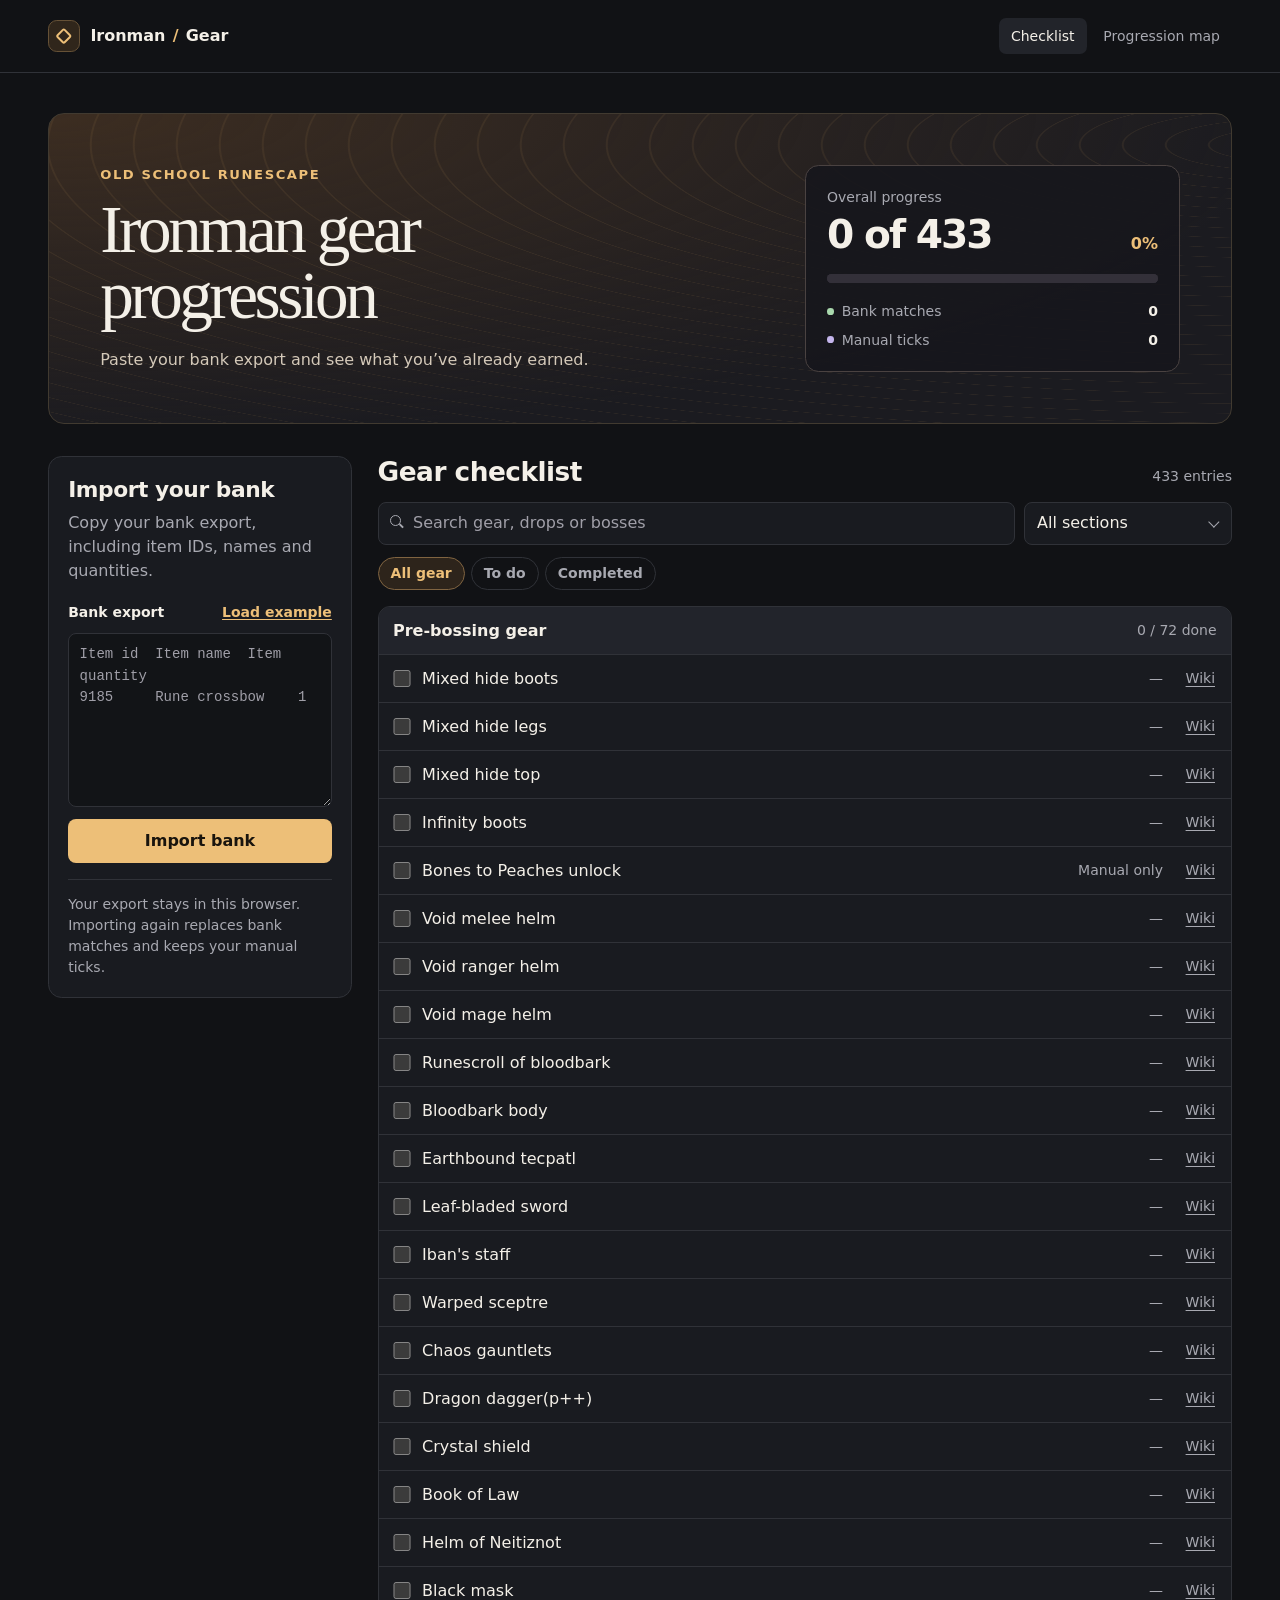
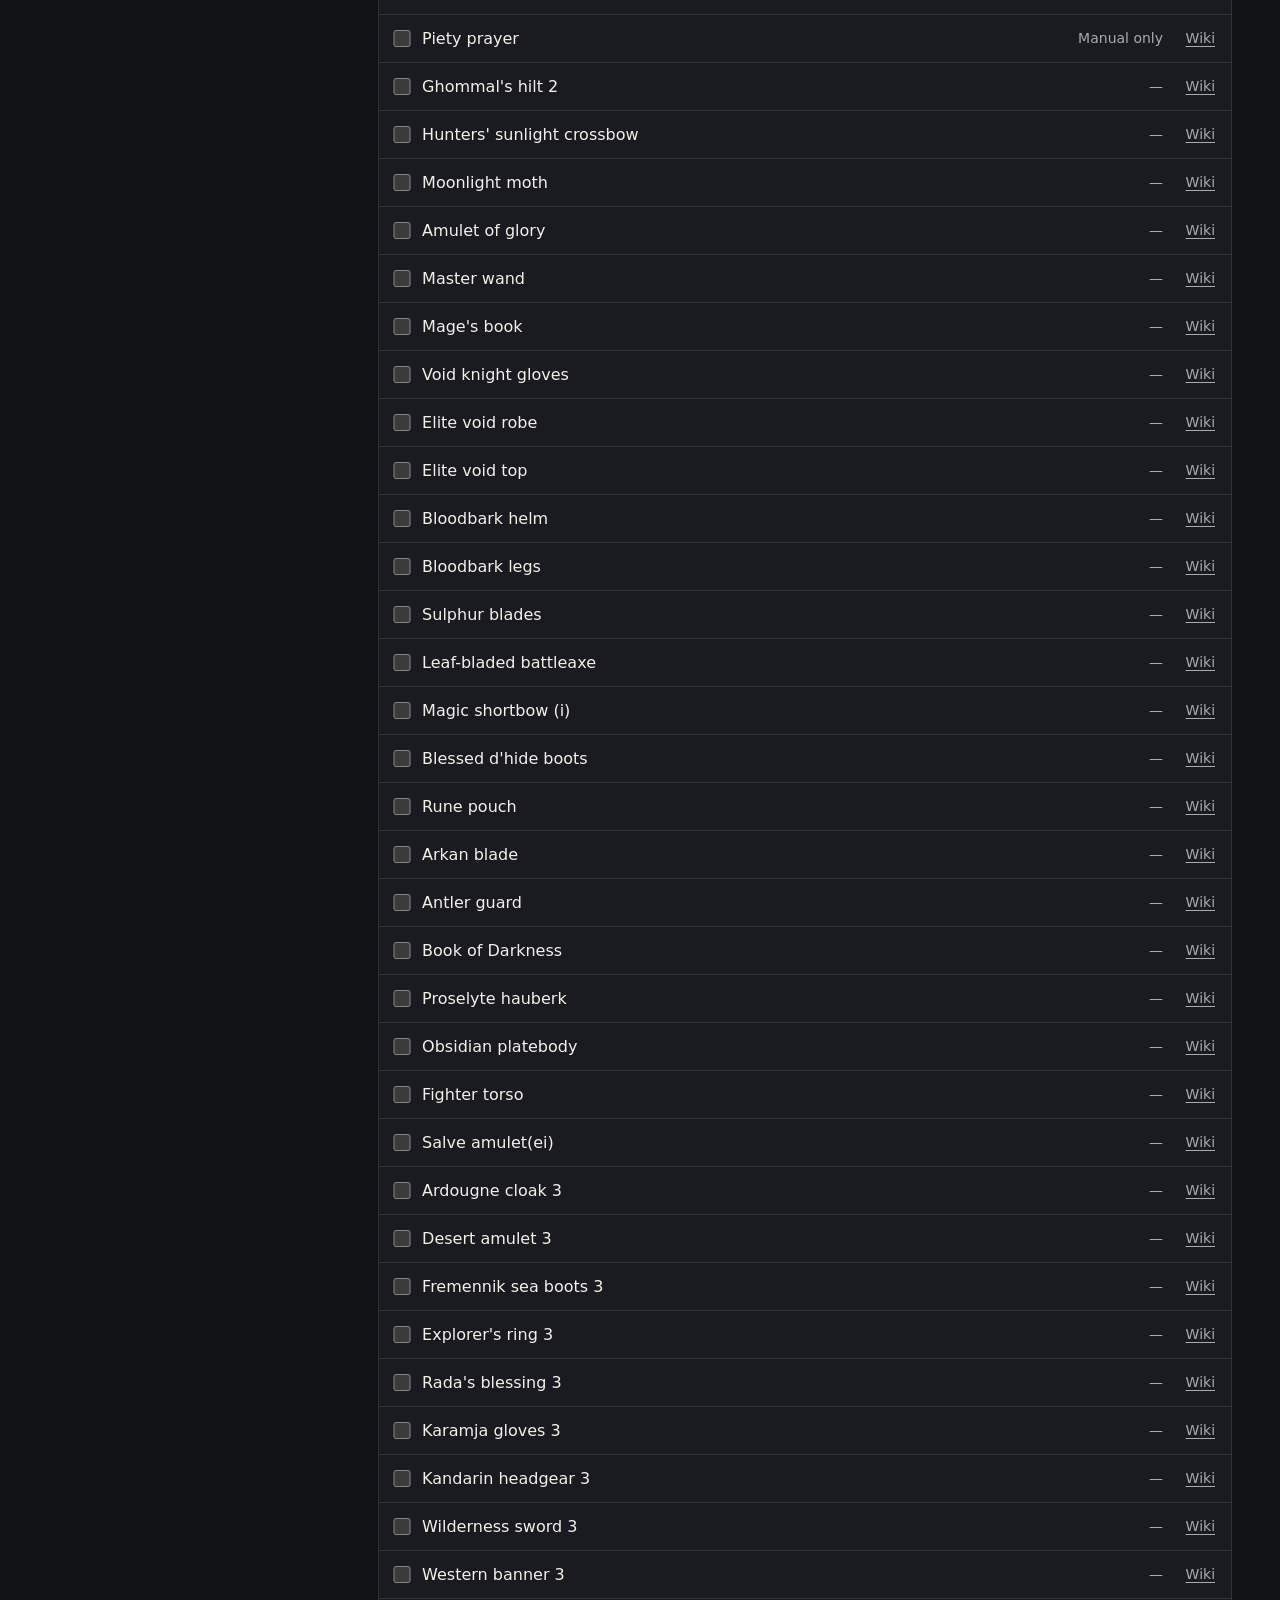
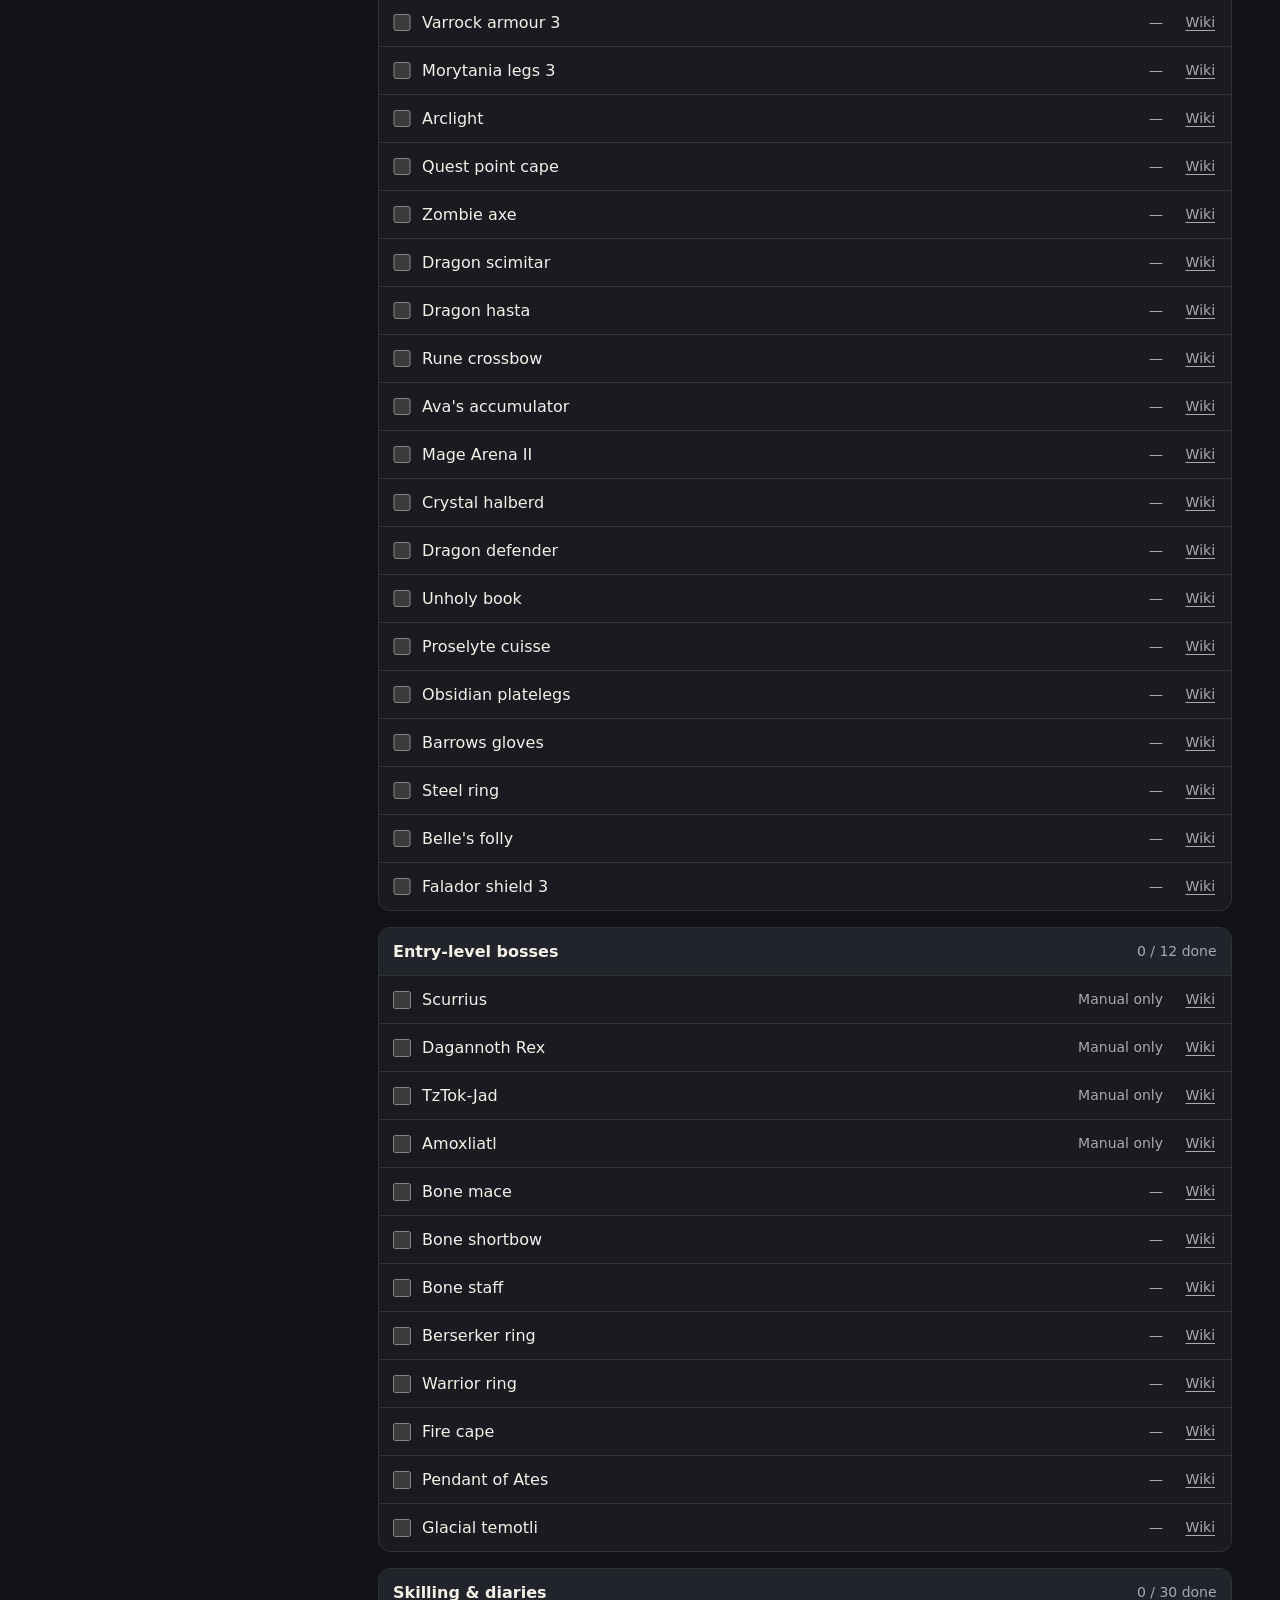
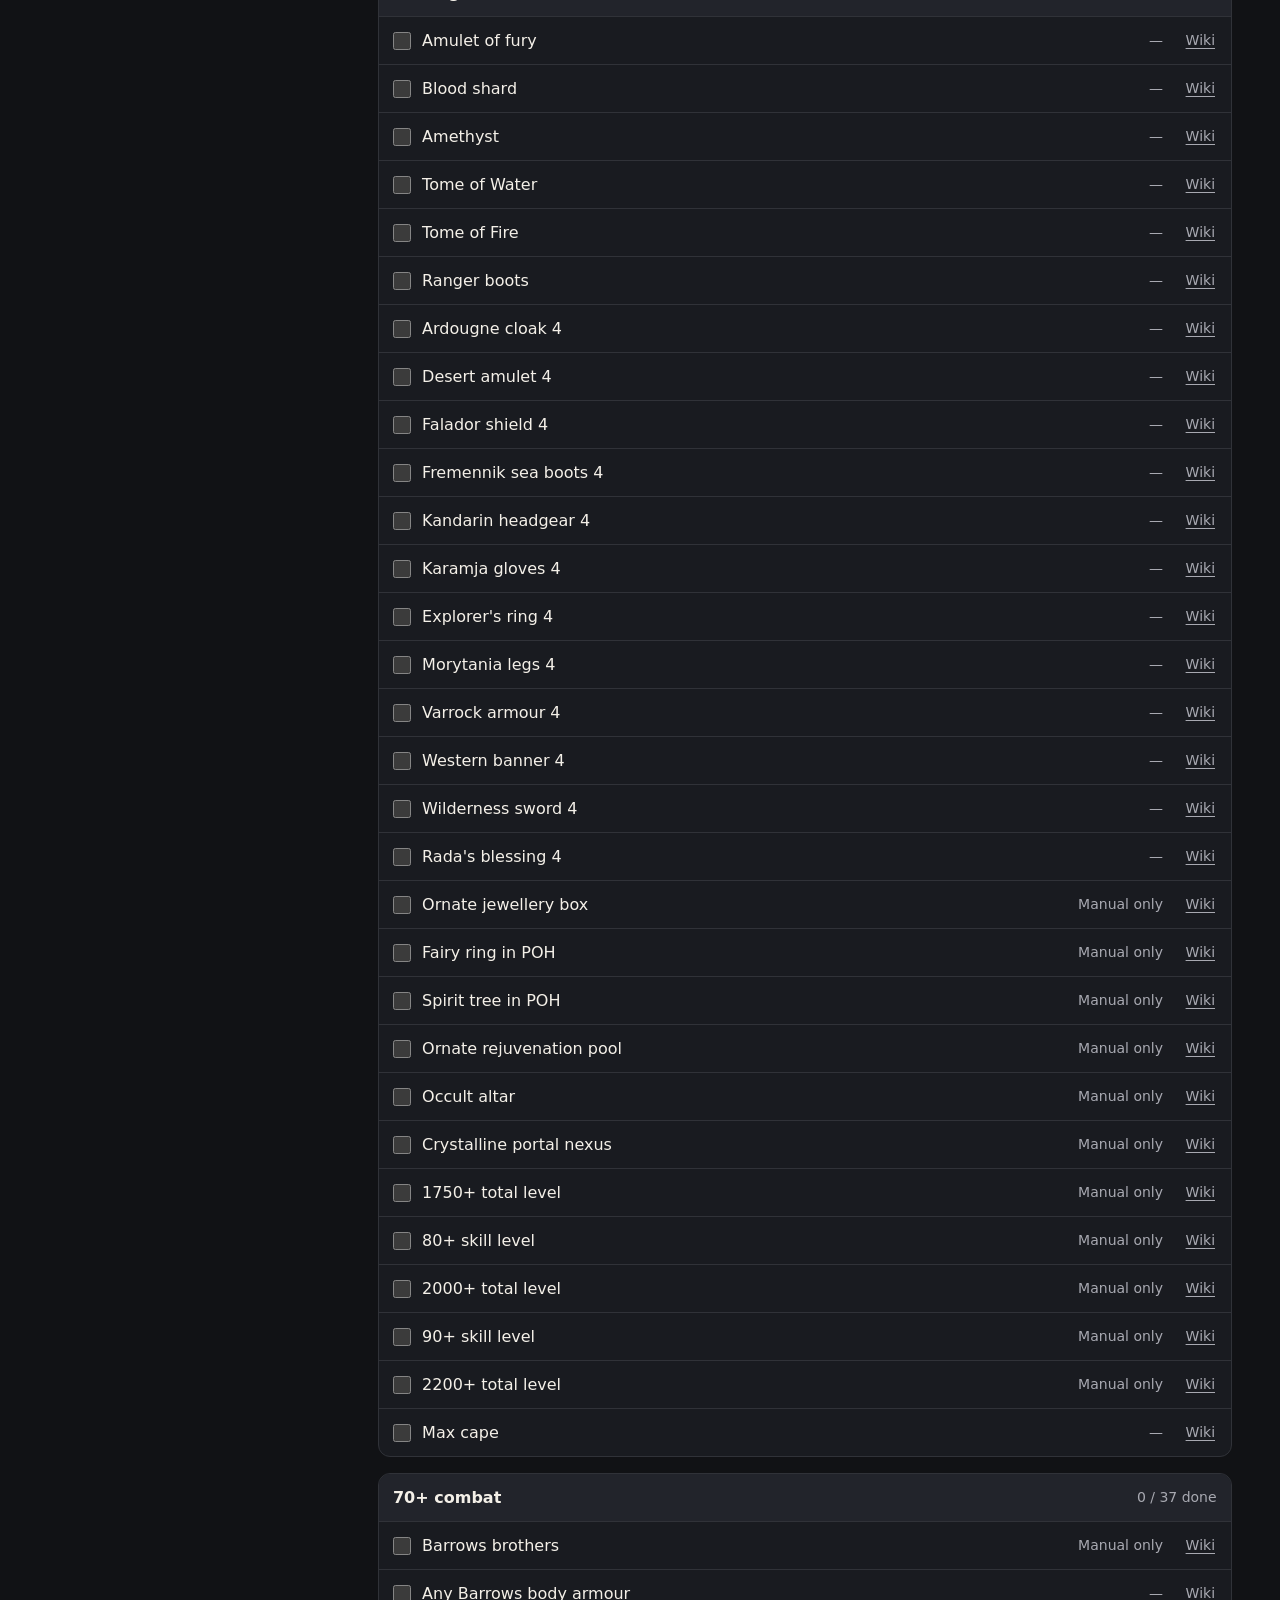
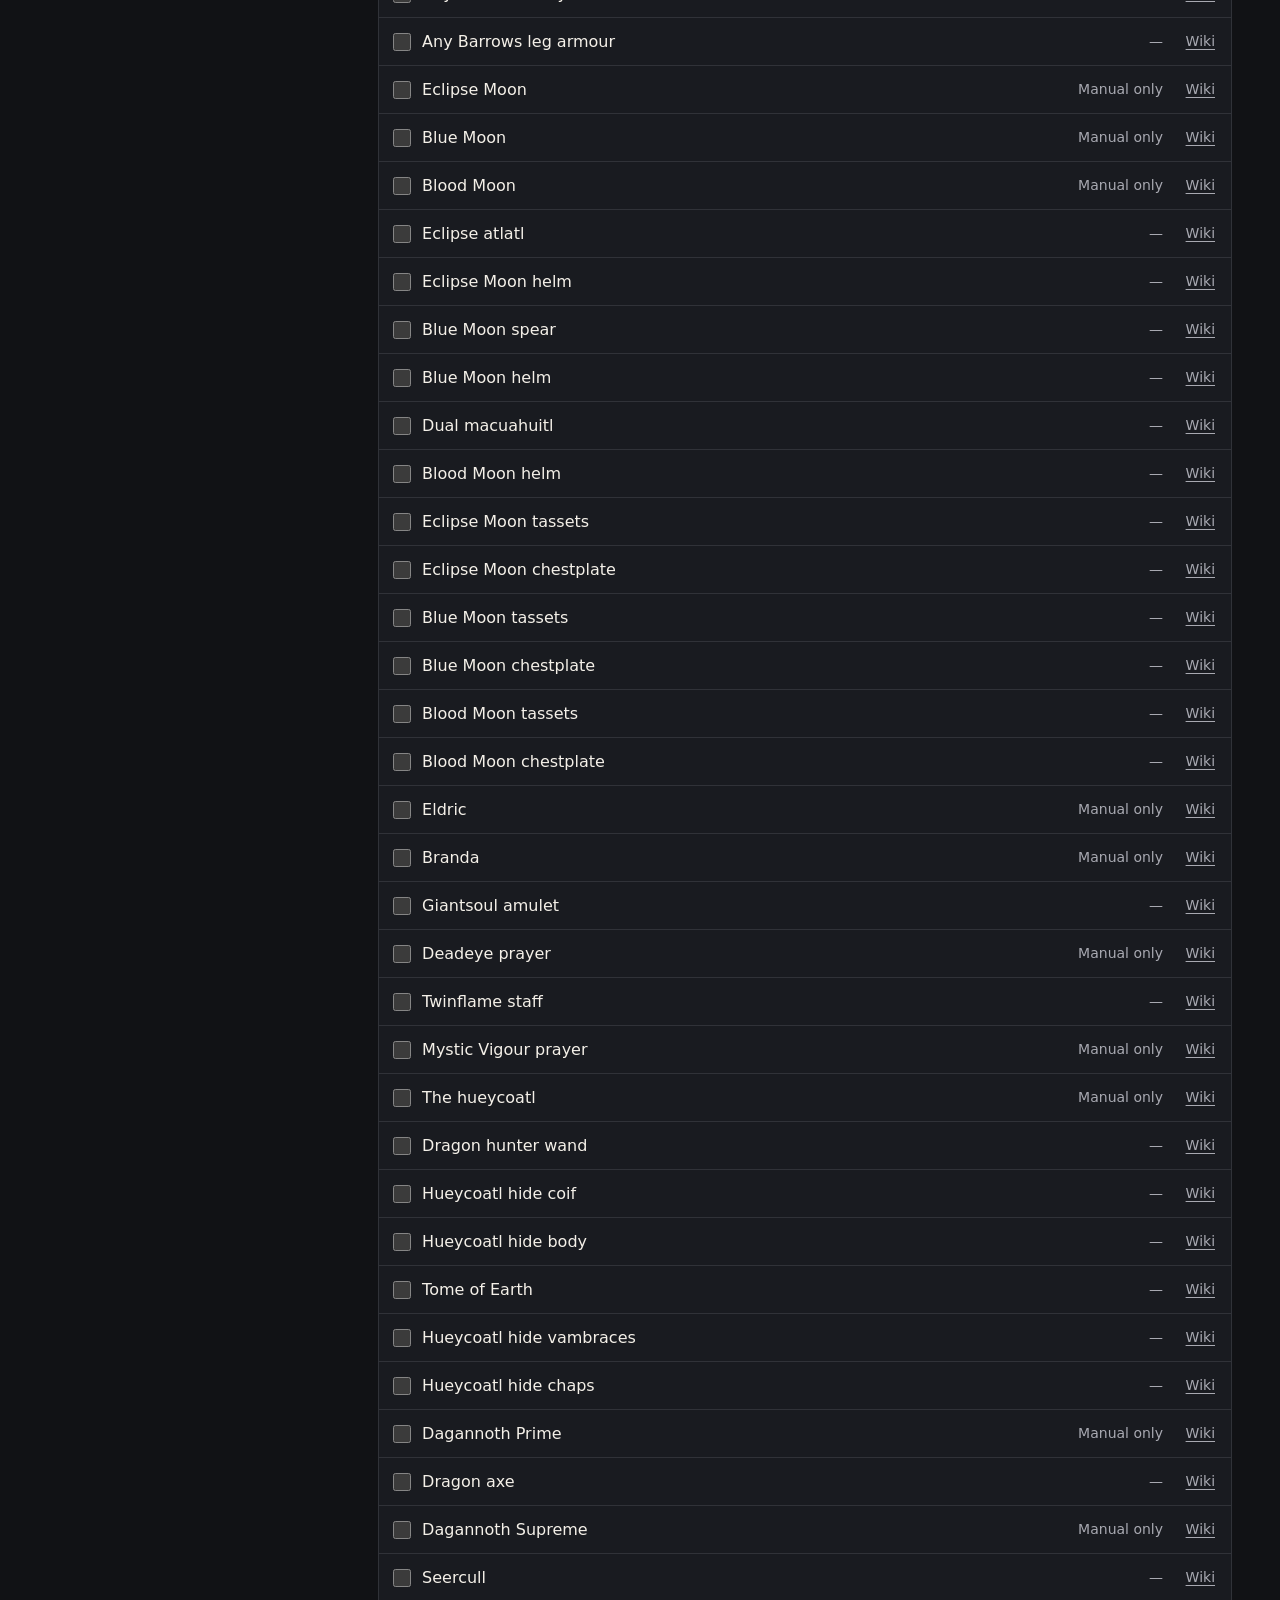
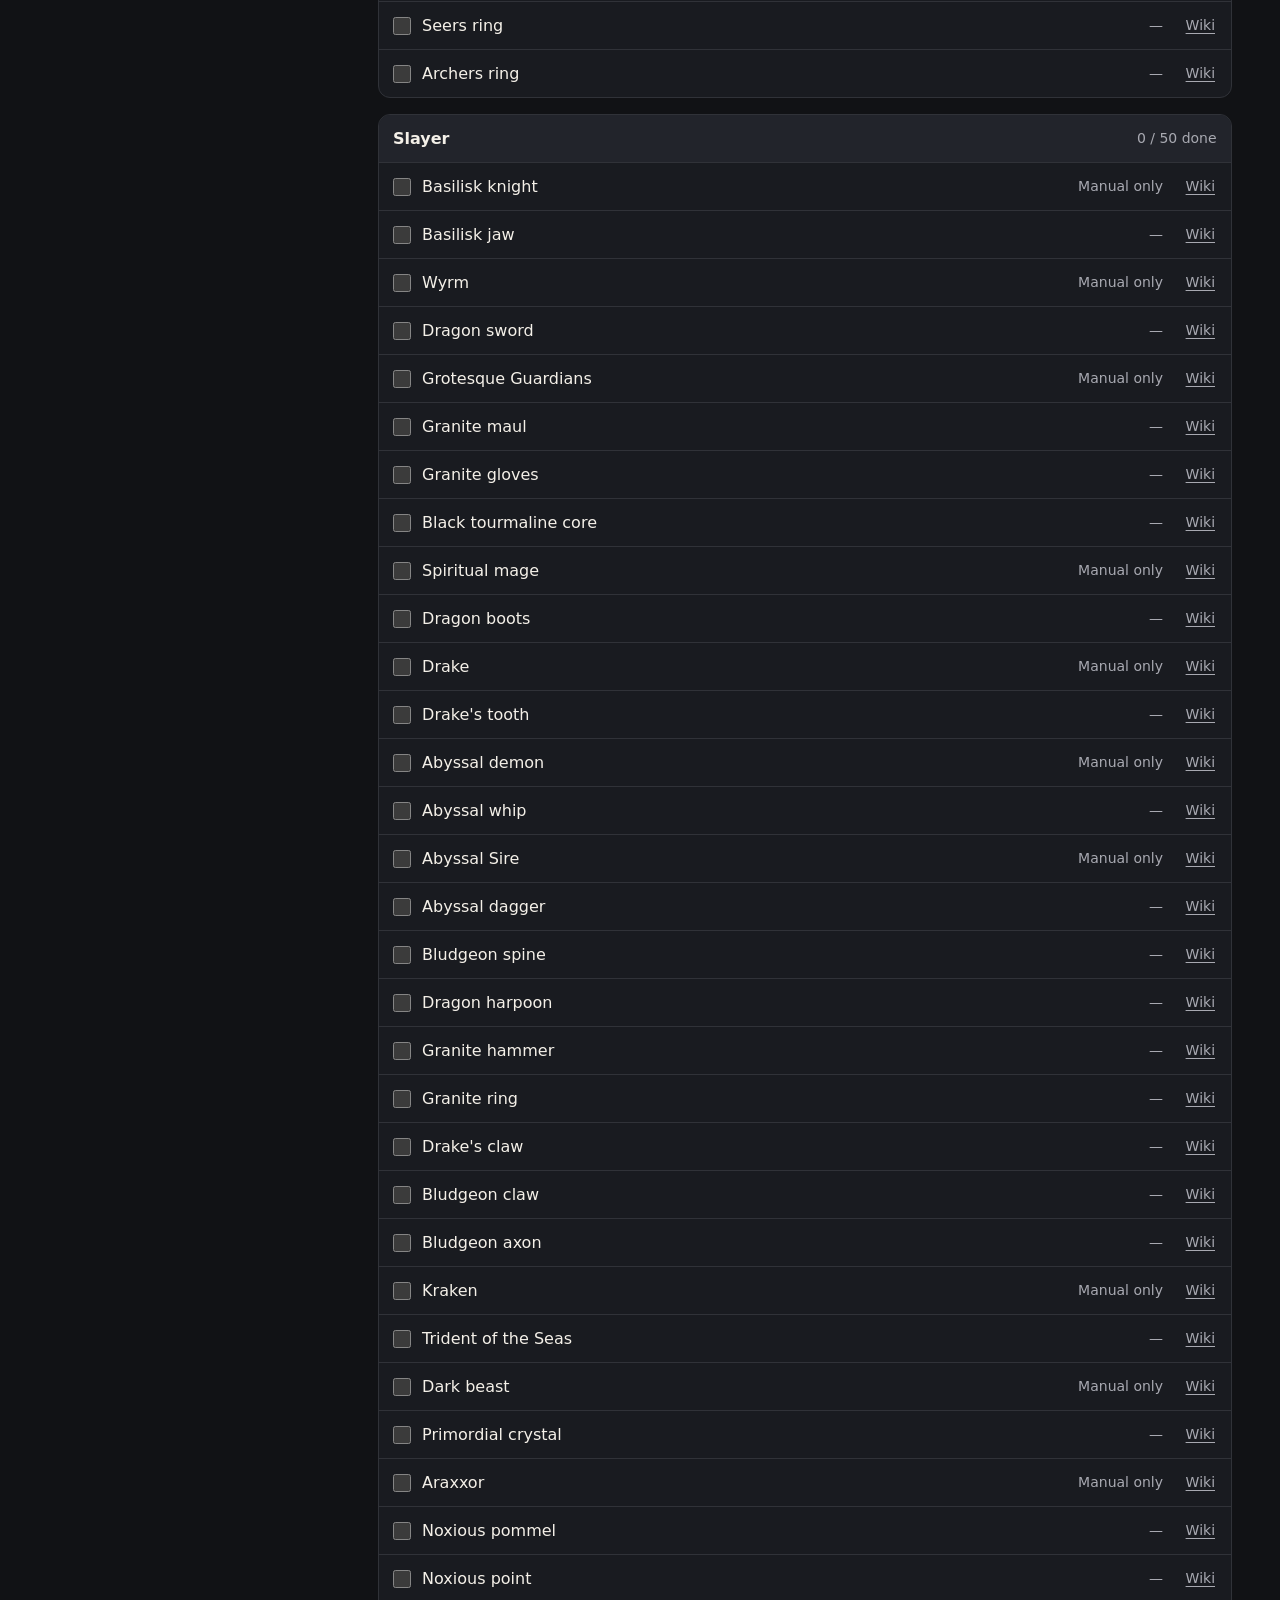
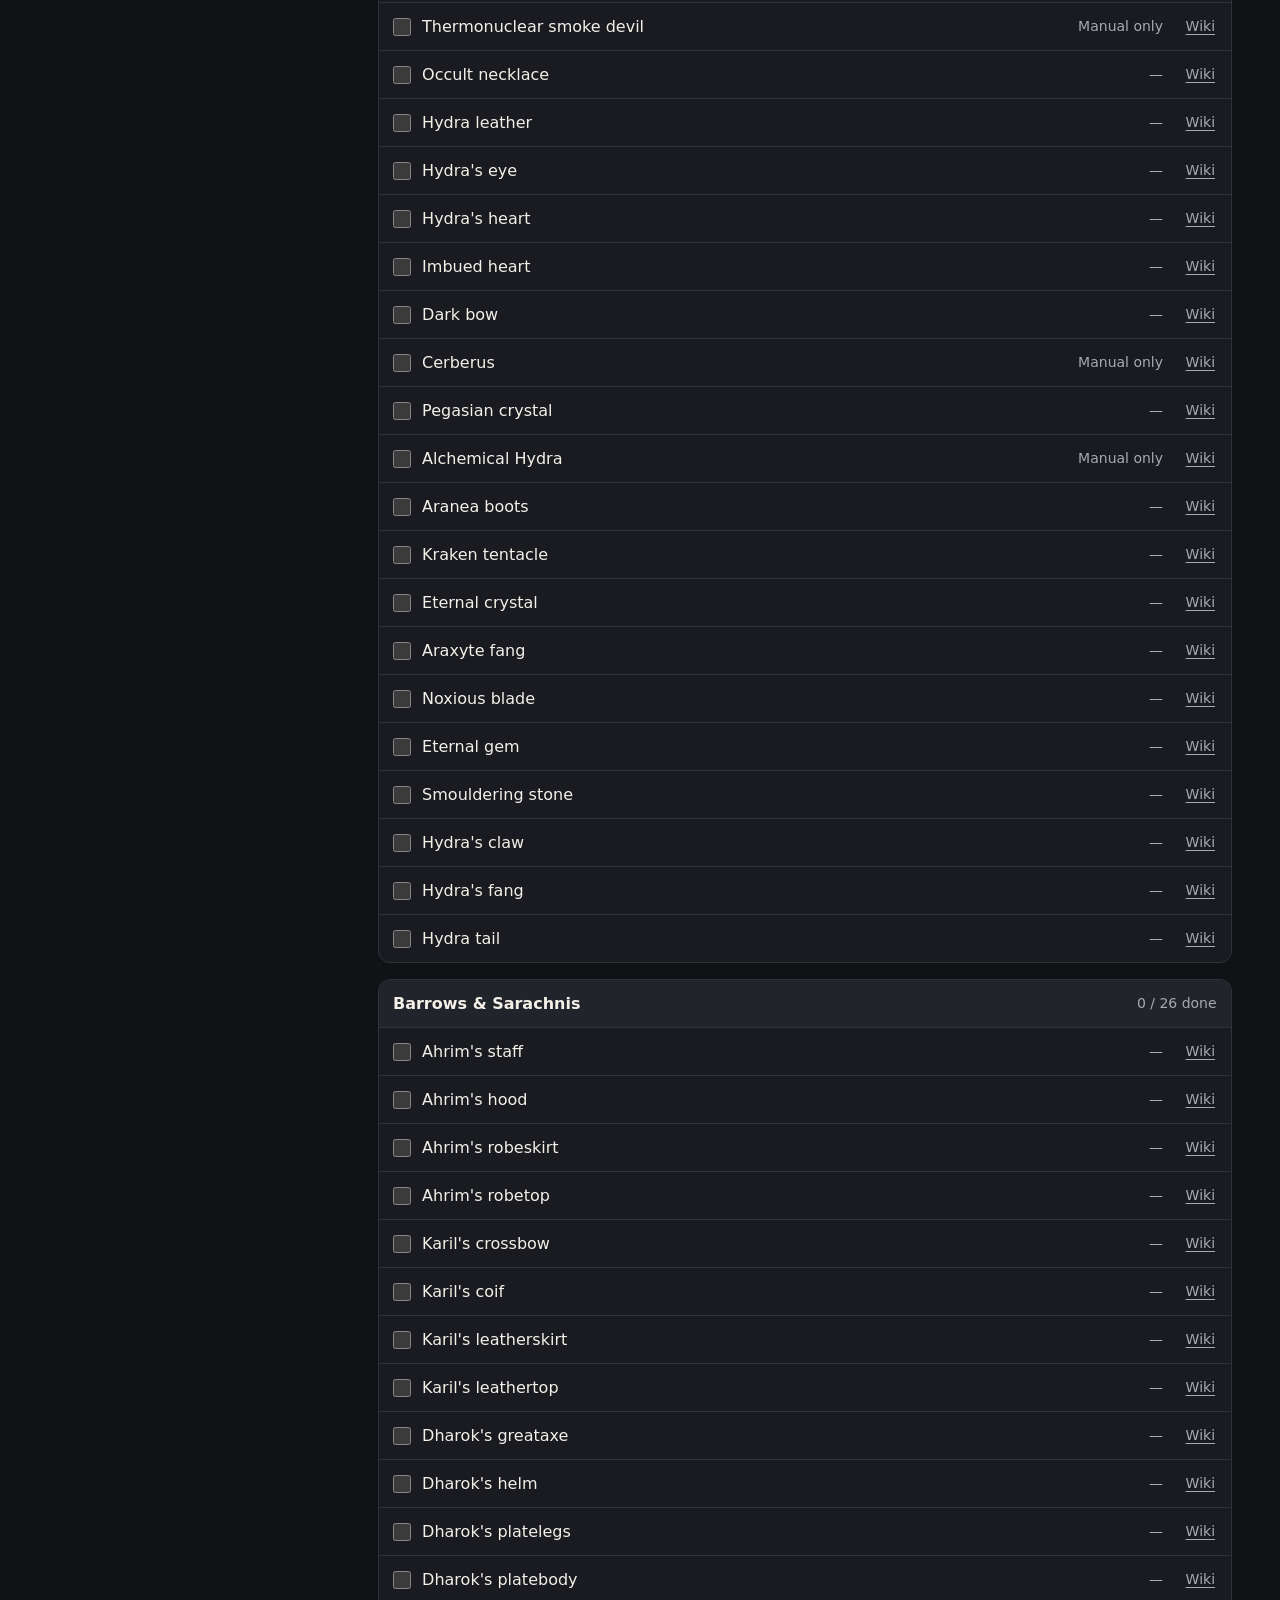
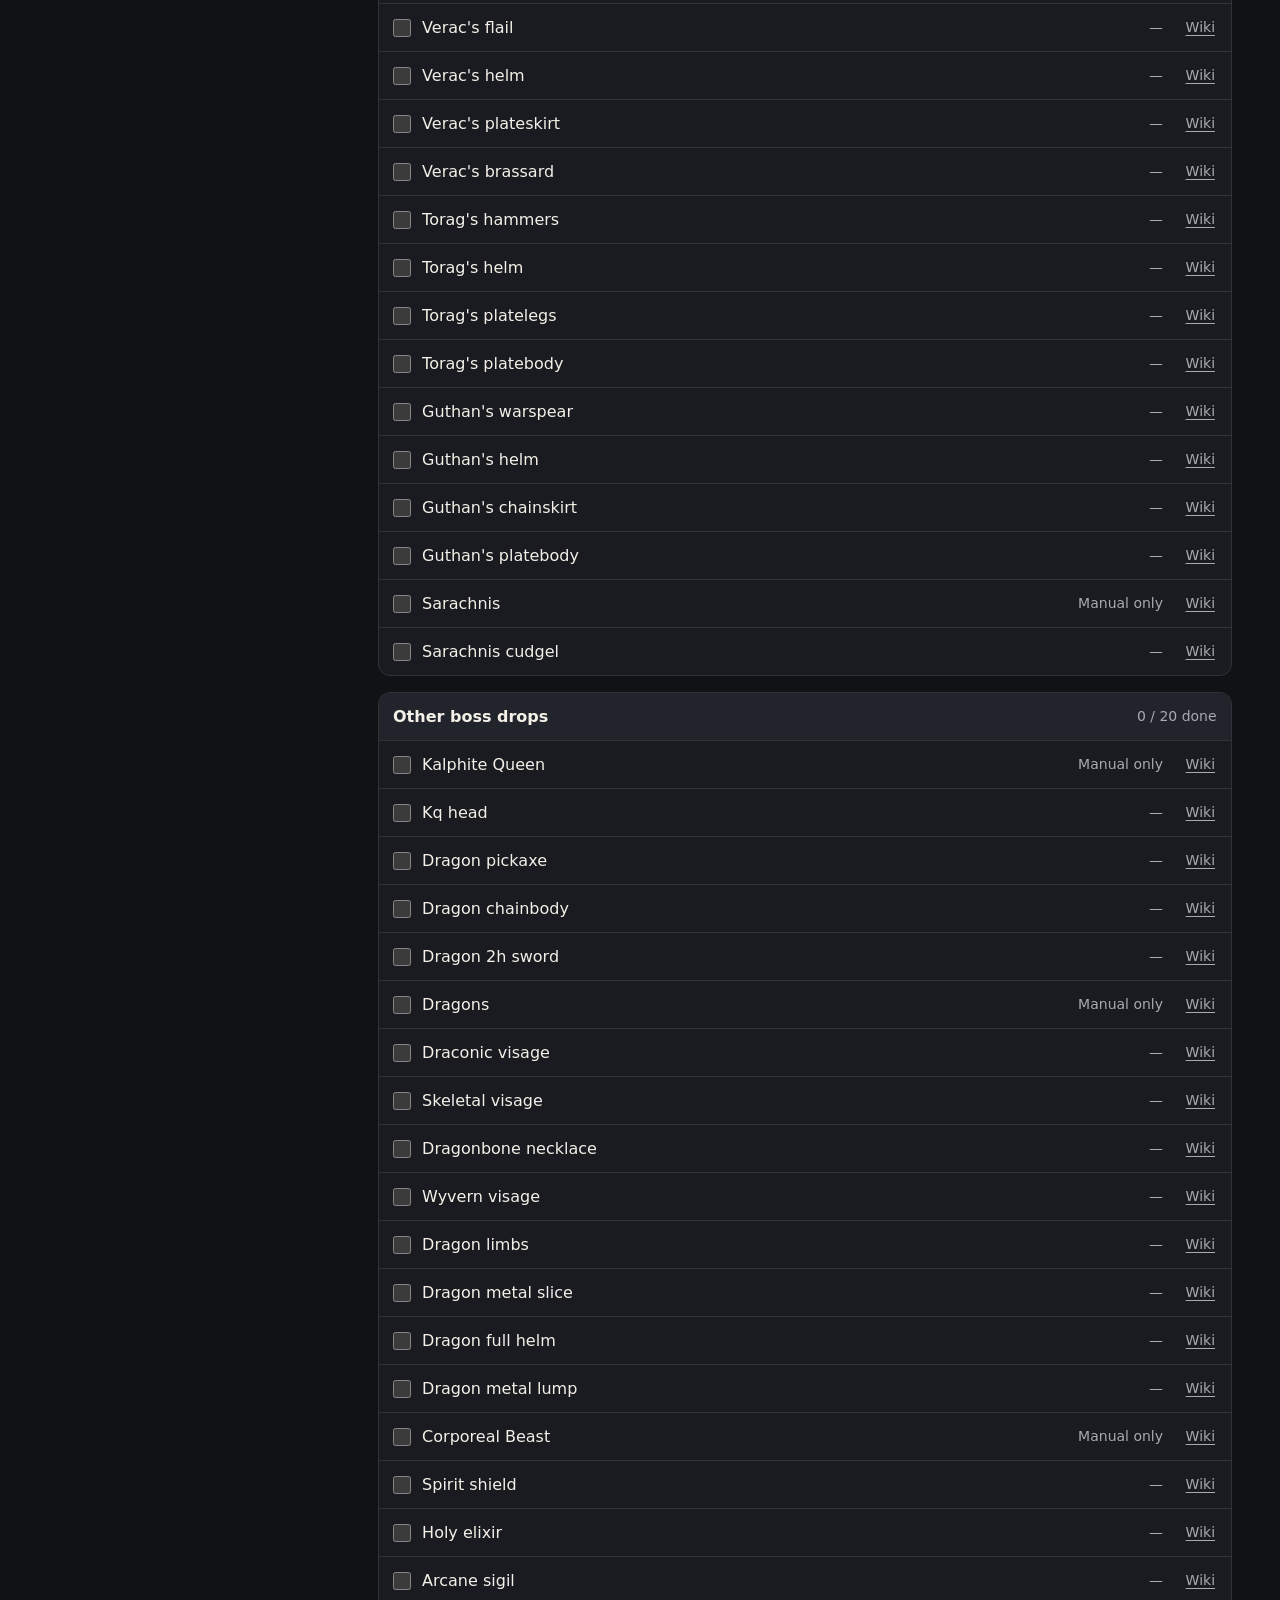
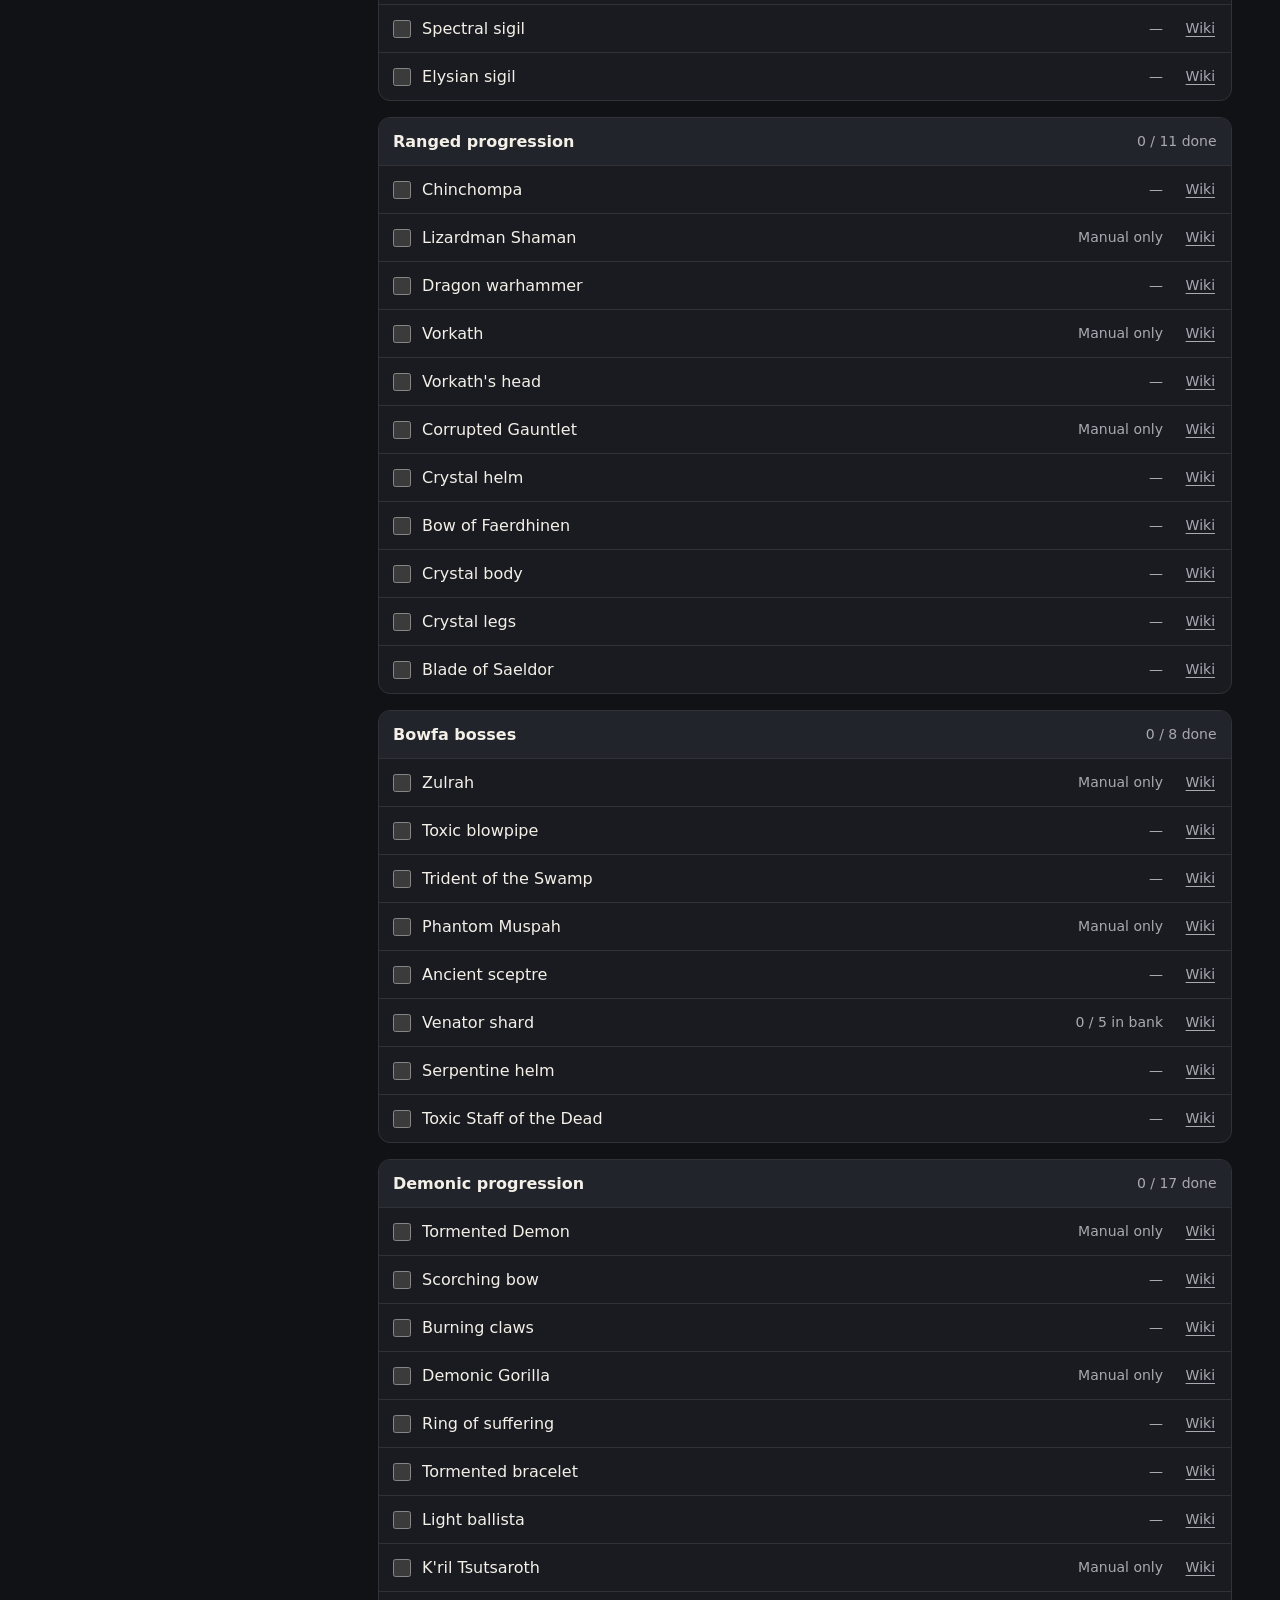
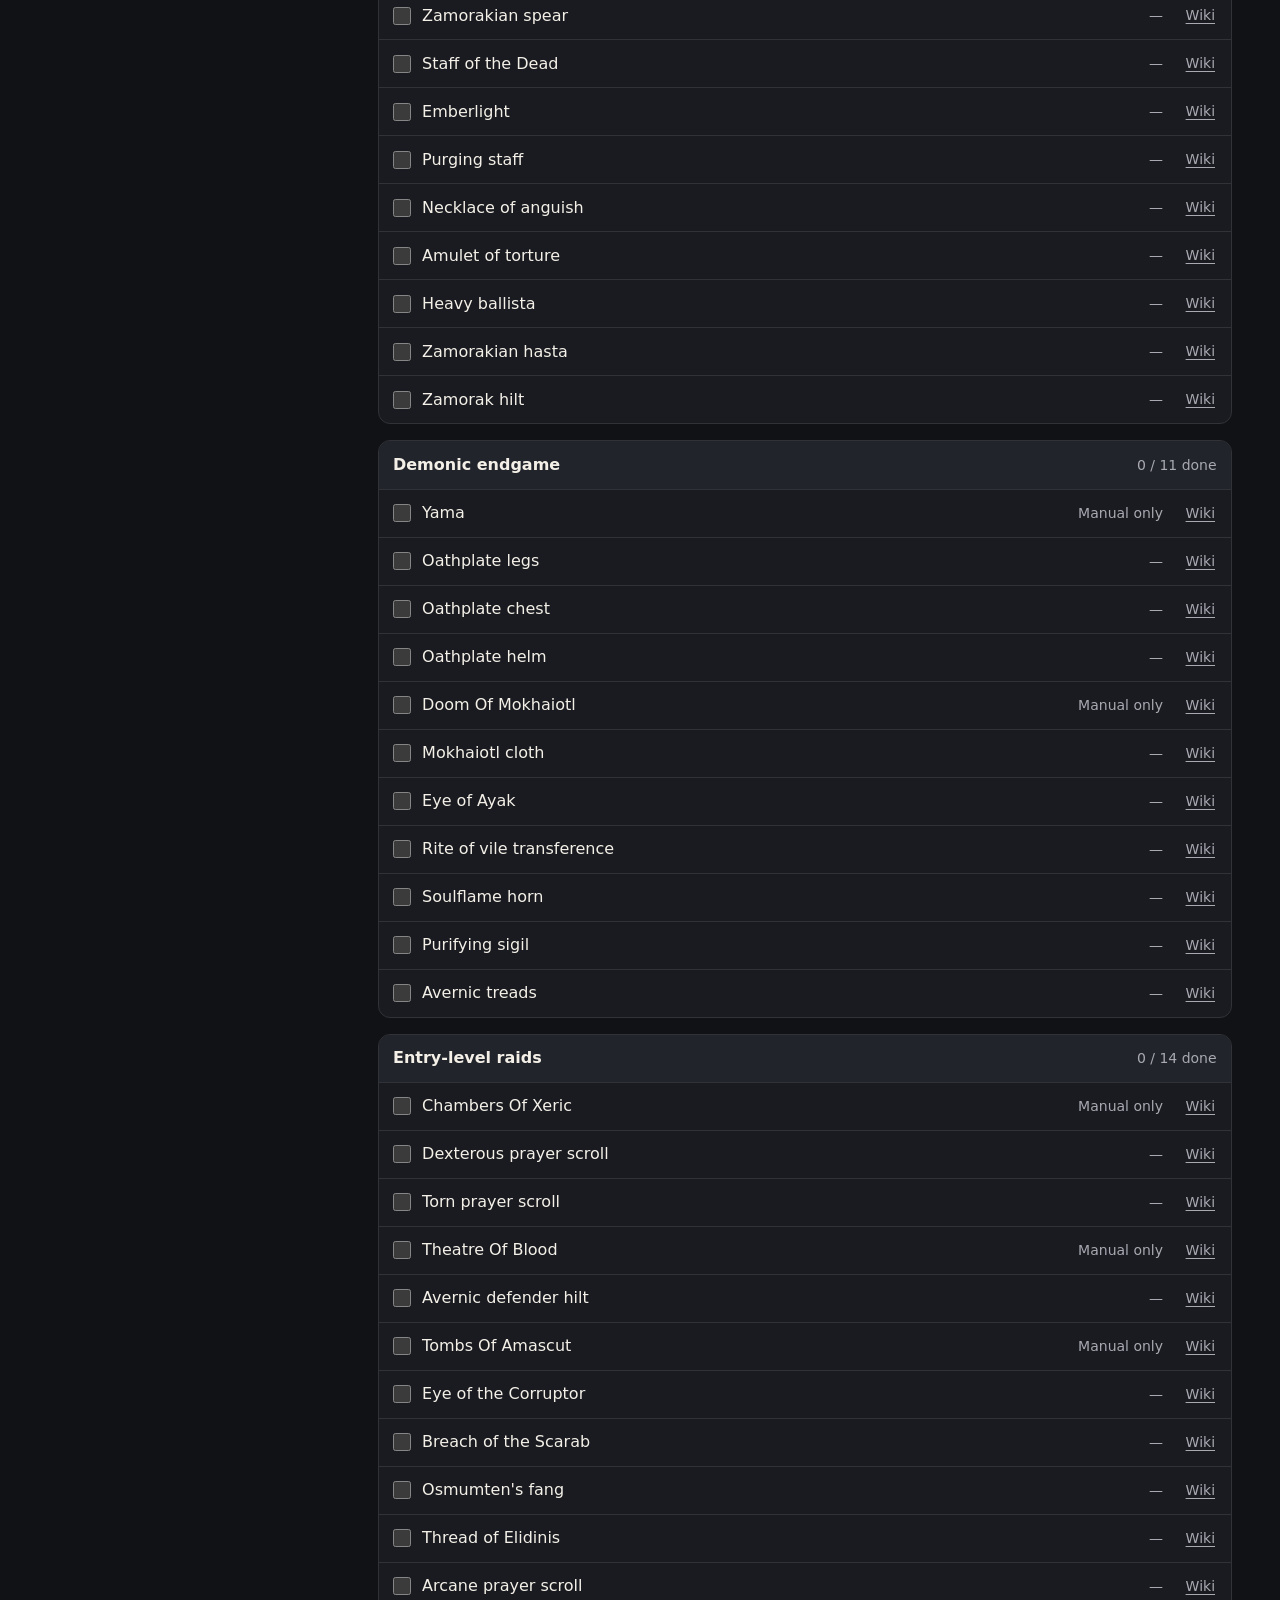
<file: index.html>
<!doctype html>
<html lang="en">
<head>
  <meta charset="utf-8">
  <meta name="viewport" content="width=device-width, initial-scale=1">
  <meta name="theme-color" content="#111215">
  <meta name="description" content="Track your Old School RuneScape Ironman gear. Paste a bank export to check off items on the progression guide.">
  <title>Ironman Gear Tracker | OSRS</title>
  <link rel="stylesheet" href="./css/checklist.css">
</head>
<body>
  <header class="site-header">
    <div class="shell header-inner">
      <a class="brand" href="./" aria-label="Ironman Gear Tracker home">
        <span class="brand-mark" aria-hidden="true"><i></i></span>
        <span>Ironman<span class="brand-muted"> / </span>Gear</span>
      </a>
      <nav aria-label="Guide views">
        <a href="./" aria-current="page">Checklist</a>
        <a href="./map.html">Progression map</a>
      </nav>
    </div>
  </header>

  <main class="shell">
    <section class="overview" aria-labelledby="page-title">
      <div class="intro">
        <p class="eyebrow">Old School RuneScape</p>
        <h1 id="page-title">Ironman gear<br class="desktop-break"> progression</h1>
        <p>Paste your bank export and see what you’ve already earned.</p>
      </div>
      <div class="progress-card">
        <div class="progress-heading">
          <div>
            <p>Overall progress</p>
            <strong id="progress-count">—</strong>
          </div>
          <span id="progress-percent">0%</span>
        </div>
        <progress id="progress-meter" aria-label="Overall gear progression" max="100" value="0"></progress>
        <dl class="progress-breakdown">
          <div><dt><i class="bank-dot"></i>Bank matches</dt><dd id="bank-count">0</dd></div>
          <div><dt><i class="manual-dot"></i>Manual ticks</dt><dd id="manual-count">0</dd></div>
        </dl>
      </div>
    </section>

    <div class="workspace">
      <aside class="import-card" aria-labelledby="import-title">
        <h2 id="import-title">Import your bank</h2>
        <p>Copy your bank export, including item IDs, names and quantities.</p>
        <form id="bank-form">
          <div class="input-heading">
            <label for="bank-input">Bank export</label>
            <button type="button" id="load-example" class="text-button">Load example</button>
          </div>
          <textarea id="bank-input" rows="7" spellcheck="false" autocapitalize="off" autocomplete="off" aria-describedby="import-privacy" placeholder="Item id  Item name  Item quantity&#10;9185     Rune crossbow    1"></textarea>
          <button type="submit" class="primary-button">Import bank</button>
        </form>
        <p class="import-result" id="import-result" role="status" hidden></p>
        <button type="button" id="clear-bank" class="text-button clear-button" hidden>Clear bank import</button>
        <p id="import-privacy" class="privacy">Your export stays in this browser. Importing again replaces bank matches and keeps your manual ticks.</p>
      </aside>

      <section class="checklist" aria-labelledby="checklist-title">
        <div class="checklist-heading">
          <h2 id="checklist-title">Gear checklist</h2>
          <span id="result-count" aria-live="polite"></span>
        </div>
        <div class="filters">
          <label class="search-field">
            <span aria-hidden="true"></span>
            <input id="search" type="search" placeholder="Search gear, drops or bosses" aria-label="Search checklist">
          </label>
          <label class="section-field">
            <span class="sr-only">Progression section</span>
            <select id="section-filter"><option value="">All sections</option></select>
          </label>
        </div>
        <div class="status-filters" aria-label="Filter by completion">
          <button type="button" aria-pressed="true" data-filter="all">All gear</button>
          <button type="button" aria-pressed="false" data-filter="todo">To do</button>
          <button type="button" aria-pressed="false" data-filter="done">Completed</button>
        </div>
        <div id="groups"></div>
        <noscript><p class="empty">Enable JavaScript to use the checklist and bank import.</p></noscript>
      </section>
    </div>
  </main>

  <footer class="shell site-footer">
    <span>Based on Scotty Martin’s Ironman gear progression guide.</span>
    <a href="https://github.com/ITheFallenI/OSRS-Ironman-Gear-Progression">Source on GitHub</a>
  </footer>
  <script type="module" src="./js/checklist.js"></script>
</body>
</html>
</file>
<file: css/checklist.css>
:root {
  color-scheme: dark;
  font: 100%/1.5 "Segoe UI", system-ui, sans-serif;
  --background: #111215;
  --panel: #191b20;
  --field: #121417;
  --border: #303238;
  --text: #f4f0e8;
  --muted: #a8a9b1;
  --gold: #edbf78;
  --green: #a9d8ad;
}

* { box-sizing: border-box; }
body { margin: 0; background: var(--background); color: var(--text); }
button, textarea, input, select { font: inherit; }
button, select, a, input[type="checkbox"] { cursor: pointer; }
a { color: inherit; }
[hidden] { display: none !important; }
:focus-visible { outline: 2px solid var(--gold); outline-offset: 3px; }

.shell { width: min(74rem, calc(100% - 3rem)); margin-inline: auto; }
.site-header { border-bottom: 1px solid var(--border); }
.header-inner { display: flex; justify-content: space-between; align-items: center; min-height: 4.5rem; gap: 1rem; }
.brand { display: flex; align-items: center; gap: .65rem; text-decoration: none; font-weight: 700; white-space: nowrap; }
.brand-muted { color: var(--gold); padding-inline: .1rem; }
.brand-mark {
  width: 2rem;
  height: 2rem;
  display: grid;
  place-items: center;
  border: 1px solid #665136;
  border-radius: .55rem;
  background: #30261b;
}
.brand-mark i { width: .72rem; height: .72rem; transform: rotate(45deg); border: 2px solid var(--gold); border-radius: .14rem; }
.header-inner nav { display: flex; gap: .3rem; }
.header-inner nav a { padding: .46rem .75rem; border-radius: .45rem; text-decoration: none; font-size: .875rem; color: var(--muted); }
.header-inner nav a[aria-current], .header-inner nav a:hover { color: var(--text); background: #22242a; }

.overview {
  isolation: isolate;
  position: relative;
  overflow: hidden;
  display: grid;
  grid-template-columns: minmax(0, 1fr) minmax(17.5rem, .56fr);
  align-items: center;
  gap: 2.25rem;
  margin-block: 2.5rem 2rem;
  padding: clamp(1.5rem, 4vw, 3.25rem);
  border: 1px solid #413a30;
  border-radius: 1rem;
  background: radial-gradient(ellipse at 0 0, #3c2d21, transparent 74%), #1b1b20;
}
.overview::after {
  content: "";
  position: absolute;
  z-index: -1;
  inset: 0;
  background: repeating-radial-gradient(ellipse at 104% 10%, transparent 0 25px, #b98e5118 26px 27px, transparent 28px 43px);
  pointer-events: none;
}
.eyebrow { color: var(--gold); font-size: .82rem; font-weight: 700; letter-spacing: .12em; text-transform: uppercase; margin: 0 0 .75rem; }
h1 { font: 500 clamp(2.65rem, 5.25vw, 4.75rem)/.99 Georgia, serif; letter-spacing: -.052em; margin: 0; }
.intro > p:last-child { color: #d4c9b9; margin: 1.15rem 0 0; }
.progress-card { background: #16171ce8; border: 1px solid #4a4241; border-radius: .85rem; padding: 1.3rem; min-width: 0; }
.progress-heading { display: flex; justify-content: space-between; align-items: flex-end; gap: .5rem; font-variant-numeric: tabular-nums; }
.progress-heading p { color: var(--muted); font-size: .875rem; margin: 0; }
.progress-heading strong { display: block; margin-top: .3rem; font-size: clamp(1.65rem, 3.25vw, 2.45rem); letter-spacing: -.05em; line-height: 1.1; }
#progress-percent { color: var(--gold); font-weight: 700; }
progress { display: block; width: 100%; height: .55rem; margin-block: 1.15rem; border: 0; border-radius: 99px; appearance: none; background: #333039; }
progress::-webkit-progress-bar { background: #333039; border-radius: 99px; }
progress::-webkit-progress-value { background: var(--gold); border-radius: 99px; }
progress::-moz-progress-bar { background: var(--gold); border-radius: 99px; }
.progress-breakdown { display: grid; gap: .44rem; margin: 0; font-size: .875rem; }
.progress-breakdown div { display: flex; justify-content: space-between; gap: .5rem; }
.progress-breakdown dt { color: var(--muted); }
.progress-breakdown dd { margin: 0; font-weight: 600; }
.progress-breakdown i { display: inline-block; border-radius: 50%; width: .42rem; height: .42rem; margin: 0 .5rem .12rem 0; }
.bank-dot { background: var(--green); }
.manual-dot { background: #c4b5ec; }

.workspace { display: grid; grid-template-columns: minmax(16.75rem, 19rem) minmax(0, 1fr); align-items: start; gap: 1.6rem; }
.import-card { padding: 1.2rem; border: 1px solid var(--border); border-radius: .85rem; background: var(--panel); }
h2 { margin: 0; font-size: 1.36rem; letter-spacing: -.02em; line-height: 1.2; }
.import-card > p { color: var(--muted); margin: .5rem 0 1.05rem; }
.input-heading { display: flex; justify-content: space-between; align-items: center; gap: .35rem; margin-bottom: .4rem; font-size: .875rem; font-weight: 600; }
.text-button { border: 0; background: transparent; color: var(--gold); padding: .18rem 0; font-size: .875rem; text-decoration: underline; text-underline-offset: .17em; }
.text-button:hover { color: #ffe0ab; }
textarea { display: block; resize: vertical; width: 100%; min-height: 6rem; padding: .65rem; border: 1px solid var(--border); border-radius: .5rem; color: var(--text); background: var(--field); font: .875rem/1.55 Consolas, monospace; }
textarea::placeholder, input::placeholder { color: #a09fa8; opacity: 1; }
.primary-button { width: 100%; margin-top: .72rem; padding: .63rem .9rem; border: 0; border-radius: .5rem; color: #19140d; background: var(--gold); font-weight: 750; }
.primary-button:hover { background: #ffd398; }
.import-card .privacy { border-top: 1px solid var(--border); padding-top: .85rem; margin: 1rem 0 0; font-size: .875rem; }
.import-card .import-result { margin: .8rem 0 .25rem; color: var(--green); font-size: .875rem; }
.import-card .import-result.error { color: #f4ae9c; }
.clear-button { color: var(--muted); }

.checklist-heading { display: flex; flex-wrap: wrap; align-items: baseline; justify-content: space-between; gap: .4rem; margin-bottom: .85rem; }
.checklist-heading h2 { font-size: 1.65rem; }
#result-count { font-size: .875rem; color: var(--muted); }
.filters { display: grid; grid-template-columns: minmax(0, 1fr) minmax(10rem, 13rem); gap: .55rem; }
.search-field, .section-field { position: relative; min-width: 0; }
.search-field input, .section-field select { width: 100%; min-height: 2.7rem; border: 1px solid var(--border); border-radius: .5rem; background: var(--panel); color: var(--text); }
.search-field input { padding: .45rem .6rem .45rem 2.15rem; }
.search-field > span { position: absolute; inset: .83rem auto auto .78rem; width: .69rem; height: .69rem; border: 1.5px solid var(--muted); border-radius: 50%; pointer-events: none; }
.search-field > span::after { content: ""; position: absolute; width: .32rem; height: 1.5px; background: var(--muted); transform: rotate(45deg); inset: .58rem auto auto .48rem; }
.section-field select { appearance: none; padding: .45rem 1.8rem .45rem .75rem; text-overflow: ellipsis; }
.section-field::after { content: ""; position: absolute; width: .42rem; height: .42rem; border: solid var(--muted); border-width: 0 1.5px 1.5px 0; transform: rotate(45deg); inset: 1rem .9rem auto auto; pointer-events: none; }
.status-filters { display: flex; gap: .38rem; margin-block: .75rem 1rem; }
.status-filters button { padding: .32rem .75rem; border: 1px solid var(--border); border-radius: 99px; background: transparent; color: var(--muted); font-size: .875rem; font-weight: 600; }
.status-filters button:hover { color: var(--text); }
.status-filters button[aria-pressed="true"] { color: var(--gold); border-color: #806441; background: #2d241b; }
.gear-group { overflow: hidden; margin-bottom: 1rem; border: 1px solid var(--border); border-radius: .75rem; background: var(--panel); }
.group-heading { display: flex; justify-content: space-between; align-items: center; gap: .5rem; padding: .72rem .9rem; background: #22242b; }
.group-heading h3 { margin: 0; font-size: 1rem; }
.group-heading > span { color: var(--muted); font-size: .875rem; white-space: nowrap; }
.gear-list { list-style: none; padding: 0; margin: 0; }
.gear-row { display: grid; grid-template-columns: minmax(0, 1fr) auto 2.65rem; align-items: center; gap: .7rem; min-height: 3rem; padding: .3rem .9rem; border-top: 1px solid var(--border); }
.gear-row:hover { background: #202228; }
.gear-row[data-status="bank"] { background: #1b2722; }
.gear-name { display: flex; align-items: center; gap: .72rem; min-height: 2.3rem; cursor: pointer; }
.gear-label { overflow-wrap: anywhere; }
.gear-checkbox { flex: 0 0 auto; width: 1.1rem; height: 1.1rem; margin: 0; accent-color: #c4b5ec; }
.gear-row[data-status="bank"] .gear-checkbox { accent-color: var(--green); }
.gear-status { justify-self: end; color: var(--muted); font-size: .875rem; }
.gear-row[data-status="bank"] .gear-status, .gear-row[data-status="manual"] .gear-status { padding: .13rem .45rem; border-radius: .3rem; }
.gear-row[data-status="bank"] .gear-status { background: #2a4334; color: var(--green); }
.gear-row[data-status="manual"] .gear-status { background: #302943; color: #d1c6f4; }
.wiki-link { padding: .32rem .1rem; color: var(--muted); font-size: .875rem; text-align: right; text-decoration: underline; text-underline-offset: .2em; }
.wiki-link:hover { color: var(--gold); }
.empty { padding: 1.5rem; text-align: center; border: 1px dashed var(--border); border-radius: .75rem; color: var(--muted); }
.site-footer { display: flex; justify-content: space-between; flex-wrap: wrap; gap: .3rem 1rem; padding-block: 1rem 2rem; border-top: 1px solid var(--border); margin-top: 1.25rem; color: var(--muted); font-size: .875rem; }
.site-footer a:hover { color: var(--gold); }
.sr-only { position: absolute; width: 1px; height: 1px; padding: 0; overflow: hidden; clip-path: inset(50%); white-space: nowrap; }

@media (max-width: 53rem) {
  .overview { grid-template-columns: 1fr; gap: 1.2rem; margin-block: 1.25rem 1rem; }
  .workspace { gap: 1rem; }
  .desktop-break { display: none; }
}
@media (max-width: 43rem) {
  .shell { width: calc(100% - 1.5rem); }
  .header-inner { min-height: 3.65rem; gap: .4rem; }
  .header-inner nav { gap: 0; }
  .header-inner nav a { padding: .4rem .45rem; }
  .brand { gap: .4rem; font-size: .9rem; }
  .brand-mark { width: 1.6rem; height: 1.6rem; }
  .overview { padding: 1rem; gap: 1rem; }
  h1 { font-size: clamp(2.2rem, 8.5vw, 3.25rem); }
  .intro > p:last-child { margin-top: .7rem; }
  .progress-card { padding: .85rem; }
  progress { margin-block: .7rem; }
  .workspace { grid-template-columns: minmax(0, 1fr); }
  .import-card { margin-bottom: .35rem; }
  .gear-row { padding-inline: .7rem; gap: .45rem; }
}
@media (max-width: 29rem) {
  .filters { grid-template-columns: minmax(0, 1fr); }
  .gear-name { gap: .45rem; }
}
</file>
